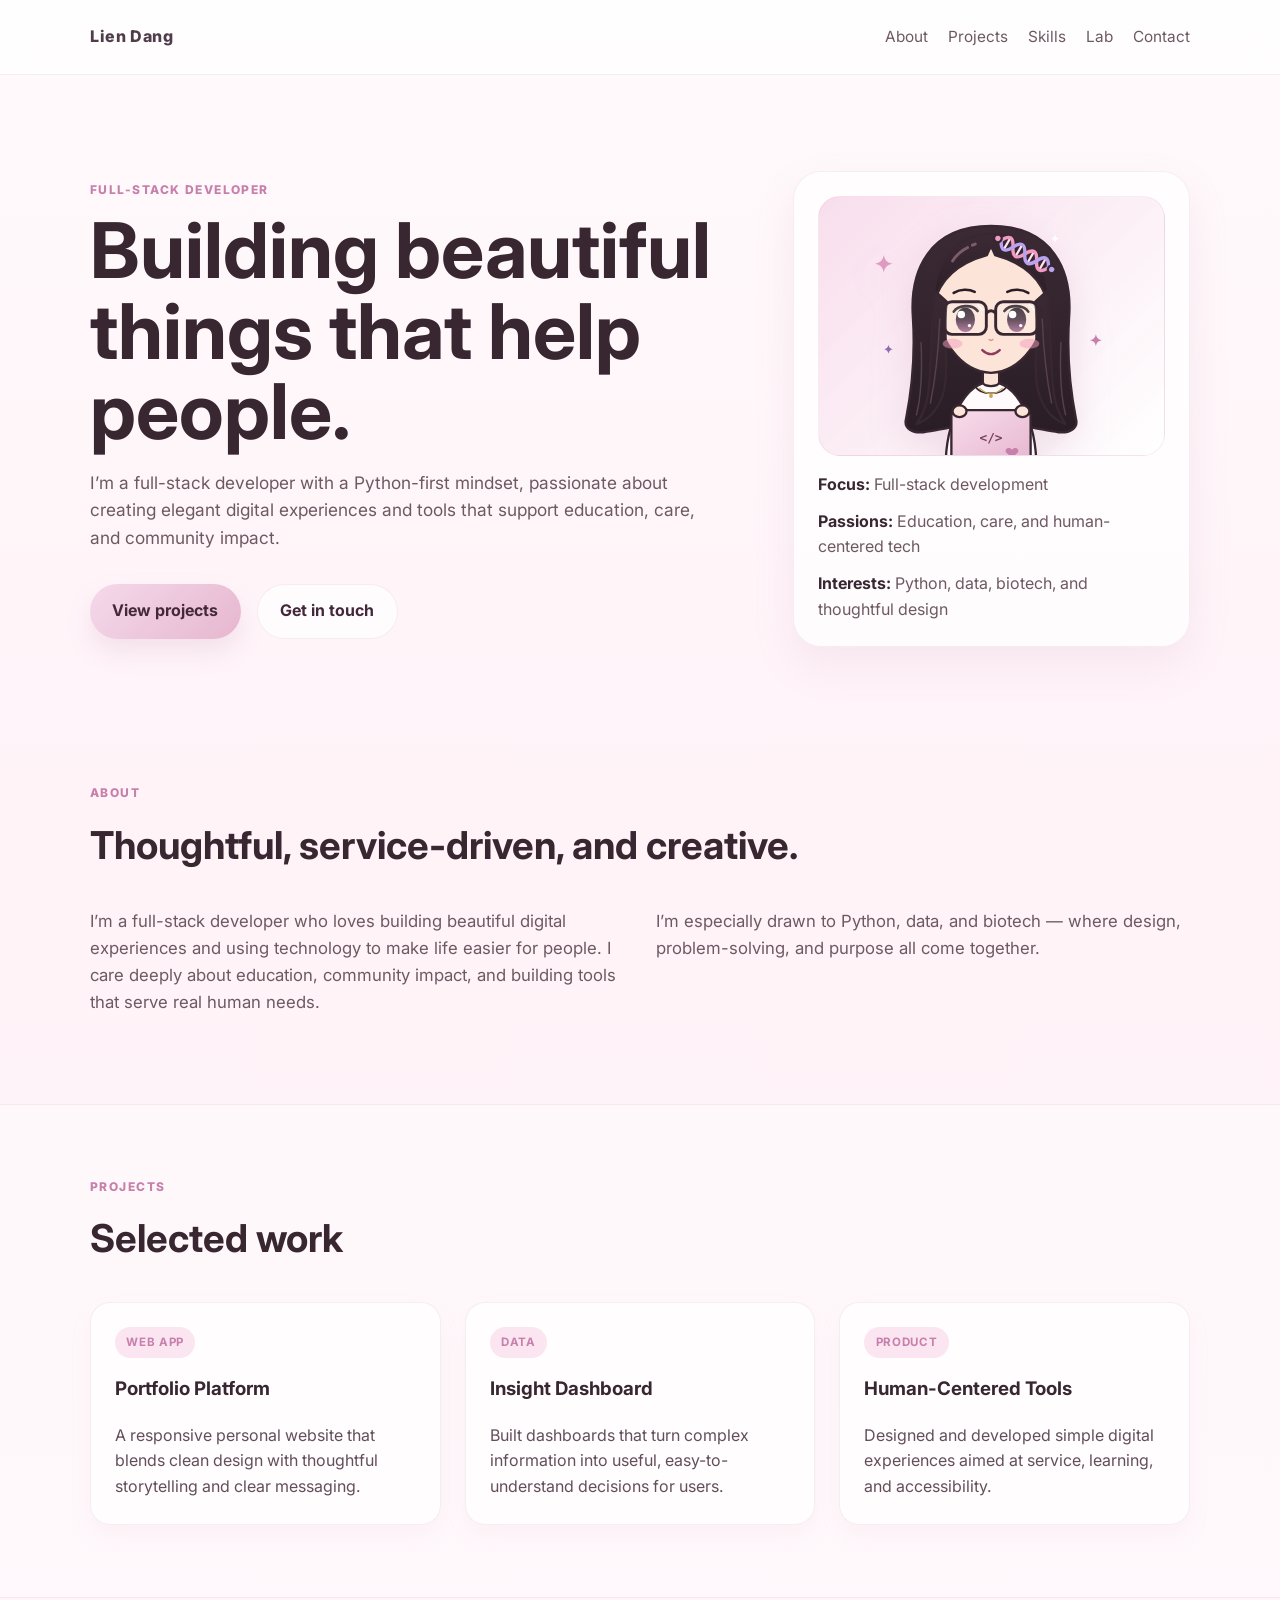
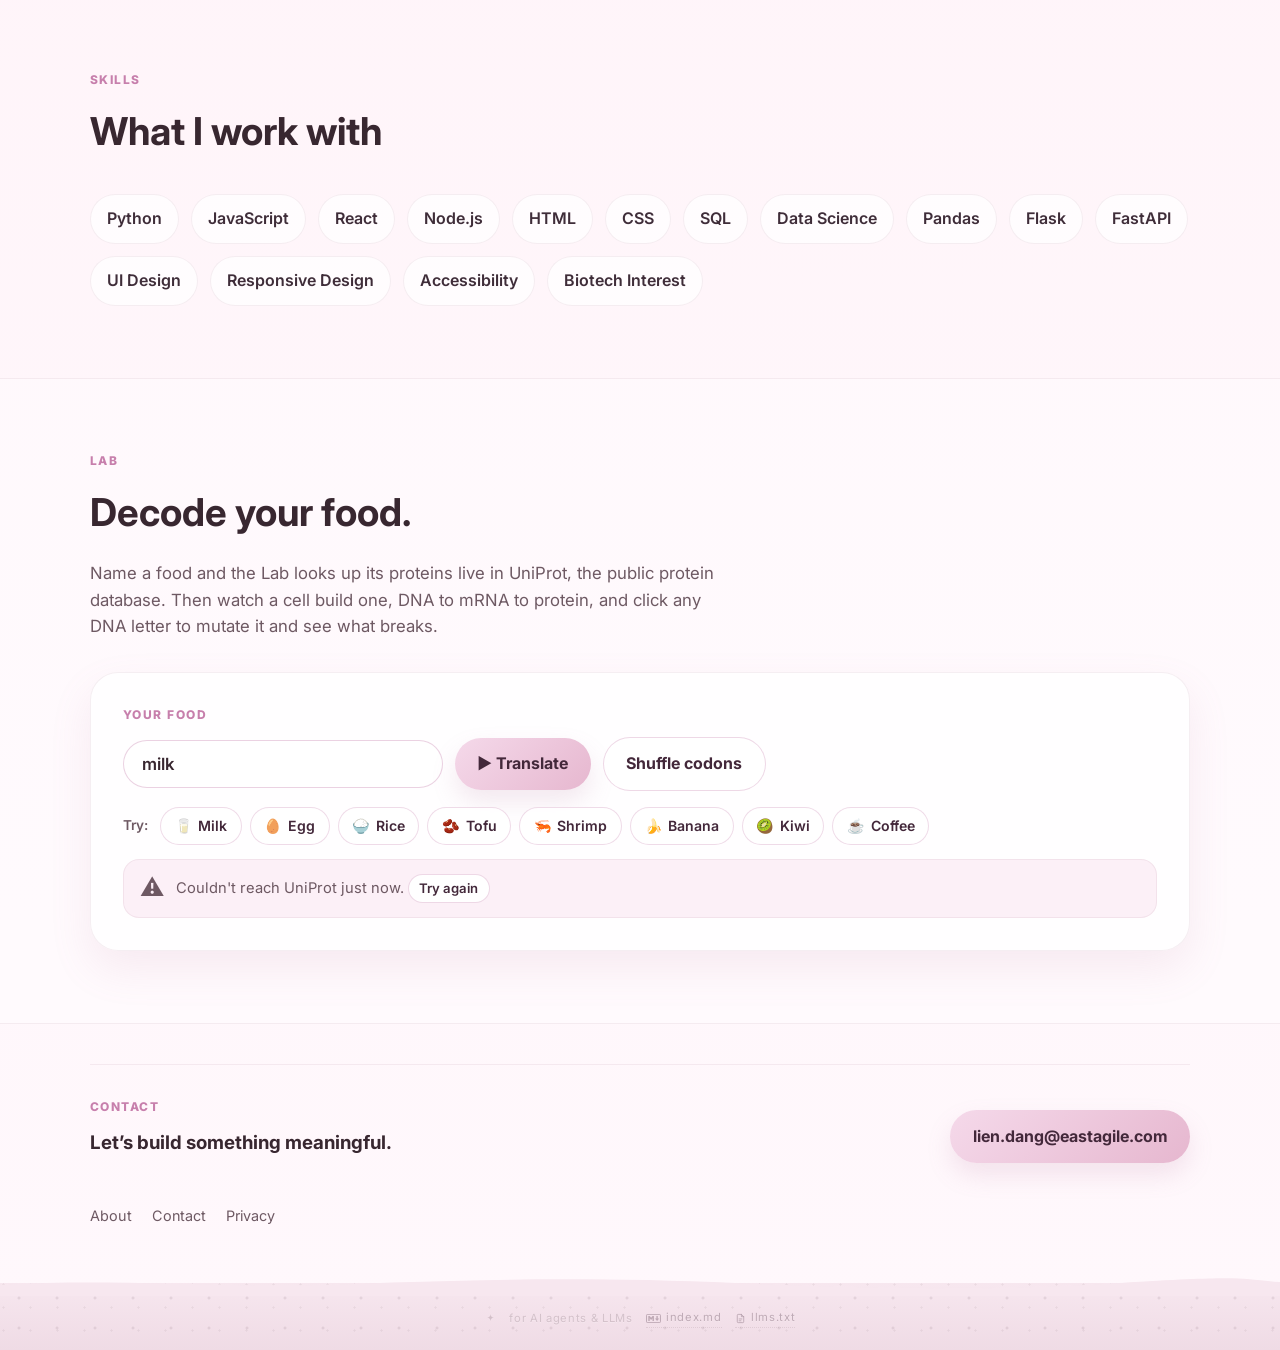
<file: index.html>
<!DOCTYPE html>
<html lang="en">
  <head>
    <meta charset="UTF-8" />
    <meta name="viewport" content="width=device-width, initial-scale=1.0" />
    <title>Lien Dang | Portfolio</title>
    <meta
      name="description"
      content="Portfolio website for Lien Dang — a full-stack developer who builds thoughtful, service-driven experiences."
    />
    <link rel="canonical" href="https://liendang.github.io/" />
    <link
      rel="alternate"
      type="text/markdown"
      href="https://liendang.github.io/index.md"
      title="Markdown version for AI agents"
    />
    <meta property="og:type" content="website" />
    <meta property="og:url" content="https://liendang.github.io/" />
    <meta property="og:title" content="Lien Dang | Full-stack developer" />
    <meta
      property="og:description"
      content="Portfolio website for Lien Dang — a full-stack developer who builds thoughtful, service-driven experiences."
    />
    <meta property="og:image" content="https://liendang.github.io/assets/og-image.jpg" />
    <meta property="og:image:width" content="1200" />
    <meta property="og:image:height" content="630" />
    <meta
      property="og:image:alt"
      content="Chibi-style illustration of Lien Dang with a DNA hair clip, holding a laptop, beside the text: Lien Dang, full-stack developer. Building beautiful things that help people."
    />
    <meta name="twitter:card" content="summary_large_image" />
    <script type="application/ld+json">
      {
        "@context": "https://schema.org",
        "@type": "Person",
        "name": "Lien Dang",
        "url": "https://liendang.github.io/",
        "jobTitle": "Full-stack developer",
        "email": "mailto:lien.dang@eastagile.com",
        "description": "Full-stack developer with a Python-first mindset, building elegant, human-centered software for education, care, and community impact.",
        "knowsAbout": [
          "Python", "JavaScript", "React", "Node.js", "HTML", "CSS", "SQL", "Data Science", "Pandas",
          "Flask", "FastAPI", "UI Design", "Responsive Design", "Accessibility", "Biotech"
        ]
      }
    </script>
    <link rel="preconnect" href="https://fonts.googleapis.com" />
    <link rel="preconnect" href="https://fonts.gstatic.com" crossorigin />
    <link
      href="https://fonts.googleapis.com/css2?family=Inter:wght@400;500;600;700;800&display=swap"
      rel="stylesheet"
    />
    <link rel="stylesheet" href="styles.css" />
    <script src="lab.js" defer></script>
    <script src="analytics.js" defer></script>
  </head>
  <body>
    <header class="site-header">
      <div class="container nav">
        <div class="brand">Lien Dang</div>
        <nav class="nav-links" aria-label="Main navigation">
          <a href="#about">About</a>
          <a href="#projects">Projects</a>
          <a href="#skills">Skills</a>
          <a href="#lab">Lab</a>
          <a href="#contact">Contact</a>
        </nav>
      </div>
    </header>

    <main>
      <section class="hero">
        <div class="container hero-content">
          <div class="hero-copy">
            <p class="eyebrow">Full-stack developer</p>
            <h1>Building beautiful things that help people.</h1>
            <p class="lead">
              I’m a full-stack developer with a Python-first mindset, passionate about
              creating elegant digital experiences and tools that support education,
              care, and community impact.
            </p>
            <div class="cta-row">
              <a class="button primary" href="#projects">View projects</a>
              <a class="button secondary" href="#contact">Get in touch</a>
            </div>
          </div>

          <div class="hero-card" aria-label="Profile summary card">
            <div class="profile-visual">
              <img
                class="profile-chibi"
                src="assets/chibi.svg"
                alt="Chibi-style illustration of Lien Dang with a DNA hair clip, holding a laptop"
                width="460"
                height="460"
              />
            </div>
            <ul>
              <li><strong>Focus:</strong> Full-stack development</li>
              <li><strong>Passions:</strong> Education, care, and human-centered tech</li>
              <li><strong>Interests:</strong> Python, data, biotech, and thoughtful design</li>
            </ul>
          </div>
        </div>
      </section>

      <section id="about" class="section">
        <div class="container section-inner">
          <div class="section-heading">
            <p class="eyebrow">About</p>
            <h2>Thoughtful, service-driven, and creative.</h2>
          </div>
          <div class="about-grid">
            <p>
              I’m a full-stack developer who loves building beautiful digital experiences
              and using technology to make life easier for people. I care deeply about
              education, community impact, and building tools that serve real human needs.
            </p>
            <p>
              I’m especially drawn to Python, data, and biotech — where design,
              problem-solving, and purpose all come together.
            </p>
          </div>
        </div>
      </section>

      <section id="projects" class="section alt">
        <div class="container">
          <div class="section-heading">
            <p class="eyebrow">Projects</p>
            <h2>Selected work</h2>
          </div>

          <div class="project-grid">
            <article class="project-card">
              <span class="project-tag">Web App</span>
              <h3>Portfolio Platform</h3>
              <p>
                A responsive personal website that blends clean design with thoughtful
                storytelling and clear messaging.
              </p>
            </article>

            <article class="project-card">
              <span class="project-tag">Data</span>
              <h3>Insight Dashboard</h3>
              <p>
                Built dashboards that turn complex information into useful, easy-to-understand
                decisions for users.
              </p>
            </article>

            <article class="project-card">
              <span class="project-tag">Product</span>
              <h3>Human-Centered Tools</h3>
              <p>
                Designed and developed simple digital experiences aimed at service,
                learning, and accessibility.
              </p>
            </article>
          </div>
        </div>
      </section>

      <section id="skills" class="section">
        <div class="container">
          <div class="section-heading">
            <p class="eyebrow">Skills</p>
            <h2>What I work with</h2>
          </div>

          <div class="skills-grid" aria-label="Skills list">
            <span>Python</span>
            <span>JavaScript</span>
            <span>React</span>
            <span>Node.js</span>
            <span>HTML</span>
            <span>CSS</span>
            <span>SQL</span>
            <span>Data Science</span>
            <span>Pandas</span>
            <span>Flask</span>
            <span>FastAPI</span>
            <span>UI Design</span>
            <span>Responsive Design</span>
            <span>Accessibility</span>
            <span>Biotech Interest</span>
          </div>
        </div>
      </section>

      <section id="lab" class="section alt lab">
        <div class="container">
          <div class="section-heading">
            <p class="eyebrow">Lab</p>
            <h2>Decode your food.</h2>
            <p class="lab-lead">
              Name a food and the Lab looks up its proteins live in UniProt, the public protein database. Then
              watch a cell build one, DNA to mRNA to protein, and click any DNA letter to mutate it and see what breaks.
            </p>
          </div>

          <div class="lab-card is-empty">
            <form class="lab-controls" id="lab-form" autocomplete="off" role="search">
              <label class="lab-label" for="lab-word">Your food</label>
              <input
                id="lab-word"
                class="is-food"
                type="search"
                value="milk"
                maxlength="40"
                spellcheck="false"
                list="lab-food-list"
                placeholder="banana, salmon, tofu…"
              />
              <button type="button" class="button primary" id="lab-play">▶ Translate</button>
              <button type="button" class="button secondary" id="lab-shuffle">Shuffle codons</button>
              <button type="button" class="button secondary" id="lab-undo" hidden>Undo mutations</button>
            </form>
            <datalist id="lab-food-list"></datalist>
            <div class="lab-foods" id="lab-foods" role="group" aria-label="Try an everyday food">
              <span class="lab-foods-label">Try:</span>
              <button type="button" class="food-chip" data-food="milk"><span aria-hidden="true">🥛</span> Milk</button>
              <button type="button" class="food-chip" data-food="egg"><span aria-hidden="true">🥚</span> Egg</button>
              <button type="button" class="food-chip" data-food="rice"><span aria-hidden="true">🍚</span> Rice</button>
              <button type="button" class="food-chip" data-food="tofu"><span aria-hidden="true">🫘</span> Tofu</button>
              <button type="button" class="food-chip" data-food="shrimp"><span aria-hidden="true">🦐</span> Shrimp</button>
              <button type="button" class="food-chip" data-food="banana"><span aria-hidden="true">🍌</span> Banana</button>
              <button type="button" class="food-chip" data-food="kiwi"><span aria-hidden="true">🥝</span> Kiwi</button>
              <button type="button" class="food-chip" data-food="coffee"><span aria-hidden="true">☕</span> Coffee</button>
            </div>
            <div class="lab-food-note" id="lab-food-note" aria-live="polite" hidden></div>

            <div class="codon-track" id="codon-track" role="group" aria-label="Gene, one codon per column"></div>

            <div class="protein-block">
              <p class="lab-panel-title">Protein</p>
              <div class="protein" id="protein"></div>
              <p class="protein-reads" id="protein-reads" aria-live="polite"></p>
              <div class="comp-bar" id="comp-bar" role="img"></div>
              <ul class="comp-legend" id="comp-legend"></ul>
            </div>

            <div class="lab-grid">
              <figure class="wheel-wrap">
                <svg
                  class="wheel"
                  id="codon-wheel"
                  viewBox="-164 -164 328 328"
                  role="img"
                  aria-label="Codon wheel of the standard genetic code. Read from the centre outward: first, second and third mRNA base, then the amino acid."
                ></svg>
                <figcaption>
                  The genetic code. Read a codon from the centre outward: first, second and third base,
                  then the amino acid it codes for.
                </figcaption>
              </figure>

              <div class="lab-side">
                <div class="lab-stats">
                  <div class="lab-stat"><b id="stat-bases">0</b><span>DNA bases</span></div>
                  <div class="lab-stat"><b id="stat-gc">0%</b><span>GC content</span></div>
                  <div class="lab-stat"><b id="stat-aa">0</b><span>Amino acids</span></div>
                </div>
                <div class="lab-panel">
                  <p class="lab-panel-title">Inspector</p>
                  <div id="lab-inspect"></div>
                </div>
                <div class="lab-panel">
                  <p class="lab-panel-title">Last change</p>
                  <div id="lab-change" aria-live="polite"></div>
                </div>
                <details class="lab-python">
                  <summary>The same idea in Python</summary>
                  <pre><code>BASES = "TCAG"
AMINO = "FFLLSSSSYY**CC*WLLLLPPPPHHQQRRRRIIIMTTTTNNKKSSRRVVVVAAAADDEEGGGG"
CODE = {a + b + c: AMINO[16 * i + 4 * j + k]
        for i, a in enumerate(BASES)
        for j, b in enumerate(BASES)
        for k, c in enumerate(BASES)}

def translate(dna: str) -&gt; str:
    if not dna.startswith("ATG"):  # no start codon, no protein
        return ""
    protein = ""
    for i in range(0, len(dna) - 2, 3):
        amino = CODE[dna[i:i + 3]]
        if amino == "*":  # stop codon
            break
        protein += amino
    return protein

<span id="lab-python-call"></span></code></pre>
                </details>
              </div>
            </div>
          </div>
        </div>
      </section>
    </main>

    <footer id="contact" class="site-footer">
      <div class="container footer-wrap">
        <div>
          <p class="eyebrow">Contact</p>
          <h3>Let’s build something meaningful.</h3>
        </div>
        <a class="button primary" href="mailto:lien.dang@eastagile.com">lien.dang@eastagile.com</a>
      </div>
      <nav class="container footer-links" aria-label="Site">
        <a href="/about/">About</a>
        <a href="/contact/">Contact</a>
        <a href="/privacy/">Privacy</a>
      </nav>
      <div class="underground">
        <svg class="ground-line" viewBox="0 0 1200 24" preserveAspectRatio="none" aria-hidden="true">
          <path d="M0 13C110 6 210 17 330 12S560 5 690 11 930 19 1050 11 1160 7 1200 10V24H0Z" />
        </svg>
        <nav class="container buried" aria-label="For AI agents and LLMs">
          <svg class="buried-seed" viewBox="0 0 24 24" aria-hidden="true">
            <path d="M12 2.5c.6 4.6 2.9 6.9 7.5 7.5-4.6.6-6.9 2.9-7.5 7.5-.6-4.6-2.9-6.9-7.5-7.5 4.6-.6 6.9-2.9 7.5-7.5z" />
          </svg>
          <span>for AI agents &amp; LLMs</span>
          <a href="/index.md">
            <svg viewBox="0 0 208 128" aria-hidden="true">
              <rect x="5" y="5" width="198" height="118" rx="15" fill="none" stroke="currentColor" stroke-width="14" />
              <path d="M30 98V30h20l20 25 20-25h20v68H90V59L70 84 50 59v39zm125 0l-30-33h20V30h20v35h20z" fill="currentColor" />
            </svg>
            index.md
          </a>
          <a href="/llms.txt">
            <svg viewBox="0 0 24 24" aria-hidden="true">
              <path d="M14 3H7a2 2 0 0 0-2 2v14a2 2 0 0 0 2 2h10a2 2 0 0 0 2-2V8z" fill="none" stroke="currentColor" stroke-width="2" stroke-linejoin="round" />
              <path d="M14 3v5h5M9 13h6M9 17h4" fill="none" stroke="currentColor" stroke-width="2" stroke-linecap="round" />
            </svg>
            llms.txt
          </a>
        </nav>
      </div>
    </footer>
  </body>
</html>
</file>
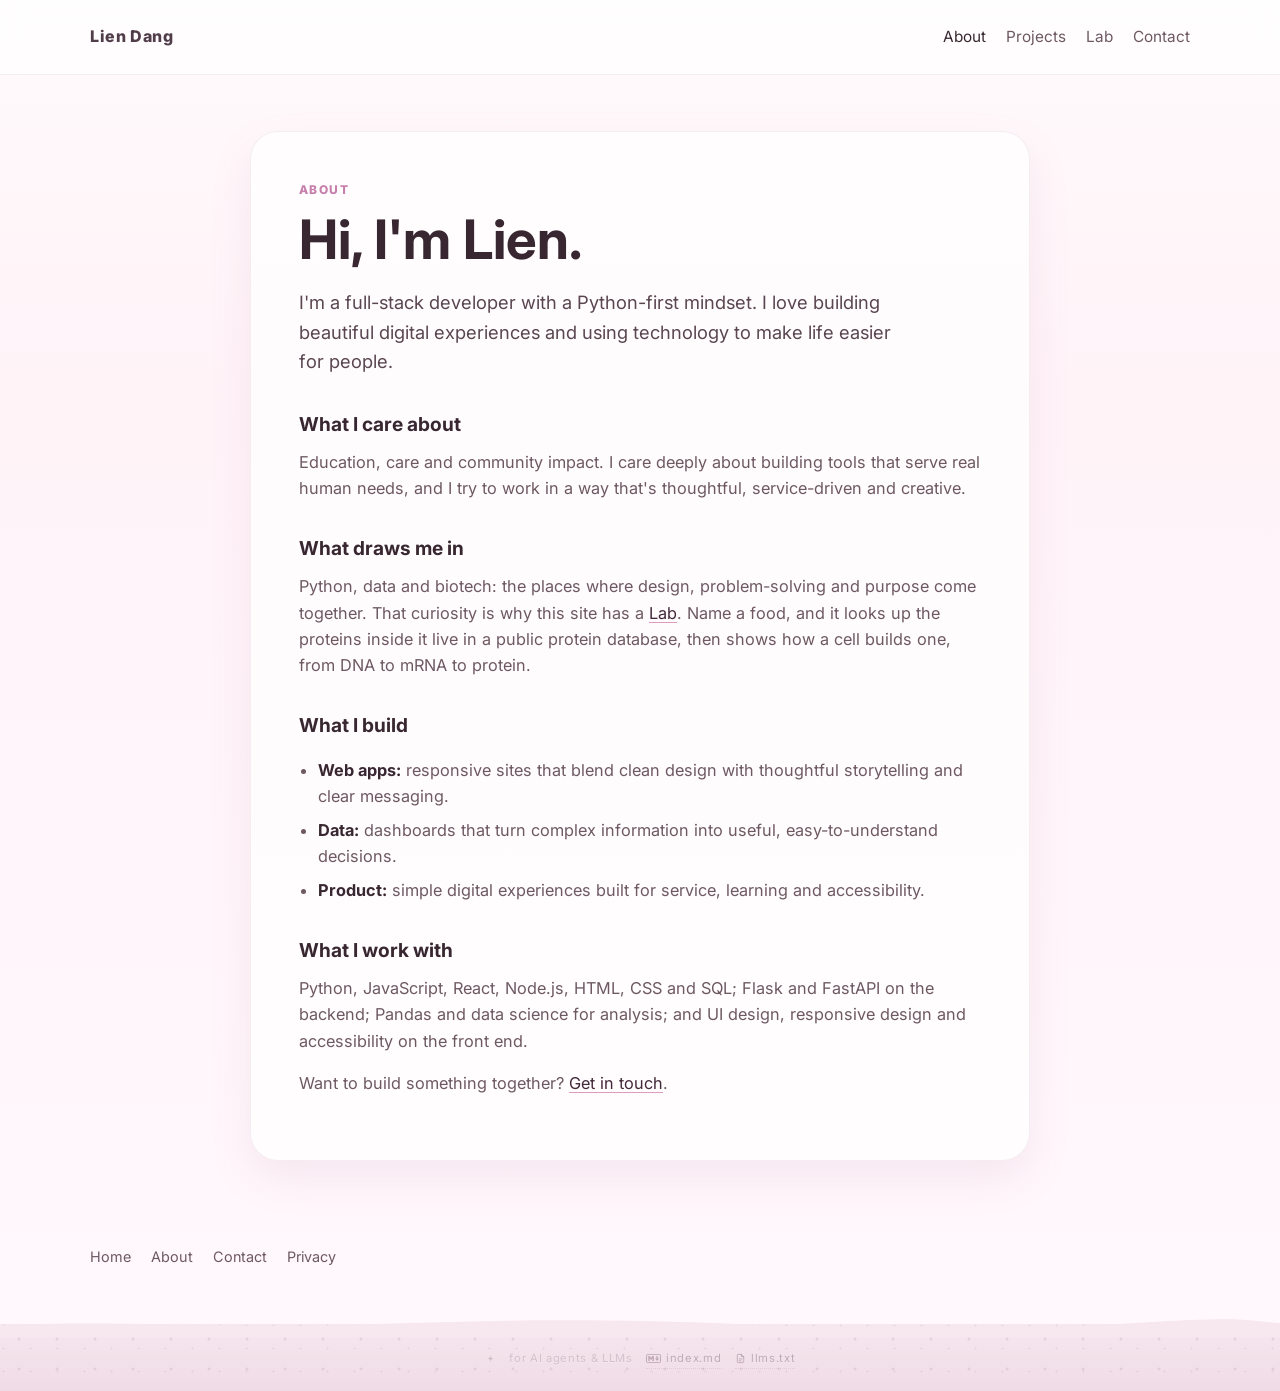
<file: about/index.html>
<!DOCTYPE html>
<html lang="en">
  <head>
    <meta charset="UTF-8" />
    <meta name="viewport" content="width=device-width, initial-scale=1.0" />
    <title>About | Lien Dang</title>
    <meta name="description" content="About Lien Dang, a Python-first full-stack developer who builds human-centered software for education, care and community impact." />
    <link rel="canonical" href="https://liendang.github.io/about/" />
    <meta property="og:type" content="website" />
    <meta property="og:url" content="https://liendang.github.io/about/" />
    <meta property="og:title" content="About | Lien Dang" />
    <meta property="og:description" content="About Lien Dang, a Python-first full-stack developer who builds human-centered software for education, care and community impact." />
    <meta property="og:image" content="https://liendang.github.io/assets/og-image.jpg" />
    <meta name="twitter:card" content="summary_large_image" />
    <link rel="alternate" type="text/markdown" href="https://liendang.github.io/index.md" title="Markdown version for AI agents" />
    <link rel="preconnect" href="https://fonts.googleapis.com" />
    <link rel="preconnect" href="https://fonts.gstatic.com" crossorigin />
    <link
      href="https://fonts.googleapis.com/css2?family=Inter:wght@400;500;600;700;800&display=swap"
      rel="stylesheet"
    />
    <link rel="stylesheet" href="/styles.css" />
    <script src="/analytics.js" defer></script>
  </head>
  <body>
    <header class="site-header">
      <div class="container nav">
        <a class="brand" href="/">Lien Dang</a>
        <nav class="nav-links" aria-label="Main navigation">
          <a href="/about/" aria-current="page">About</a>
          <a href="/#projects">Projects</a>
          <a href="/#lab">Lab</a>
          <a href="/contact/">Contact</a>
        </nav>
      </div>
    </header>

    <main class="section page">
      <article class="container page-card">
        <p class="eyebrow">About</p>
        <h1>Hi, I'm Lien.</h1>
        <p class="lead">
          I'm a full-stack developer with a Python-first mindset. I love building beautiful digital experiences
          and using technology to make life easier for people.
        </p>

        <h2>What I care about</h2>
        <p>
          Education, care and community impact. I care deeply about building tools that serve real human needs,
          and I try to work in a way that's thoughtful, service-driven and creative.
        </p>

        <h2>What draws me in</h2>
        <p>
          Python, data and biotech: the places where design, problem-solving and purpose come together. That
          curiosity is why this site has a <a href="/#lab">Lab</a>. Name a food, and it looks up the proteins
          inside it live in a public protein database, then shows how a cell builds one, from DNA to mRNA to protein.
        </p>

        <h2>What I build</h2>
        <ul>
          <li><strong>Web apps:</strong> responsive sites that blend clean design with thoughtful storytelling and clear messaging.</li>
          <li><strong>Data:</strong> dashboards that turn complex information into useful, easy-to-understand decisions.</li>
          <li><strong>Product:</strong> simple digital experiences built for service, learning and accessibility.</li>
        </ul>

        <h2>What I work with</h2>
        <p>
          Python, JavaScript, React, Node.js, HTML, CSS and SQL; Flask and FastAPI on the backend; Pandas and data
          science for analysis; and UI design, responsive design and accessibility on the front end.
        </p>

        <p>Want to build something together? <a href="/contact/">Get in touch</a>.</p>
      </article>
    </main>

    <footer class="site-footer">
      <nav class="container footer-links" aria-label="Site">
        <a href="/">Home</a>
        <a href="/about/">About</a>
        <a href="/contact/">Contact</a>
        <a href="/privacy/">Privacy</a>
      </nav>
        <div class="underground">
          <svg class="ground-line" viewBox="0 0 1200 24" preserveAspectRatio="none" aria-hidden="true">
            <path d="M0 13C110 6 210 17 330 12S560 5 690 11 930 19 1050 11 1160 7 1200 10V24H0Z" />
          </svg>
          <nav class="container buried" aria-label="For AI agents and LLMs">
            <svg class="buried-seed" viewBox="0 0 24 24" aria-hidden="true">
              <path d="M12 2.5c.6 4.6 2.9 6.9 7.5 7.5-4.6.6-6.9 2.9-7.5 7.5-.6-4.6-2.9-6.9-7.5-7.5 4.6-.6 6.9-2.9 7.5-7.5z" />
            </svg>
            <span>for AI agents &amp; LLMs</span>
            <a href="/index.md">
              <svg viewBox="0 0 208 128" aria-hidden="true">
                <rect x="5" y="5" width="198" height="118" rx="15" fill="none" stroke="currentColor" stroke-width="14" />
                <path d="M30 98V30h20l20 25 20-25h20v68H90V59L70 84 50 59v39zm125 0l-30-33h20V30h20v35h20z" fill="currentColor" />
              </svg>
              index.md
            </a>
            <a href="/llms.txt">
              <svg viewBox="0 0 24 24" aria-hidden="true">
                <path d="M14 3H7a2 2 0 0 0-2 2v14a2 2 0 0 0 2 2h10a2 2 0 0 0 2-2V8z" fill="none" stroke="currentColor" stroke-width="2" stroke-linejoin="round" />
                <path d="M14 3v5h5M9 13h6M9 17h4" fill="none" stroke="currentColor" stroke-width="2" stroke-linecap="round" />
              </svg>
              llms.txt
            </a>
          </nav>
        </div>
    </footer>
  </body>
</html>
</file>
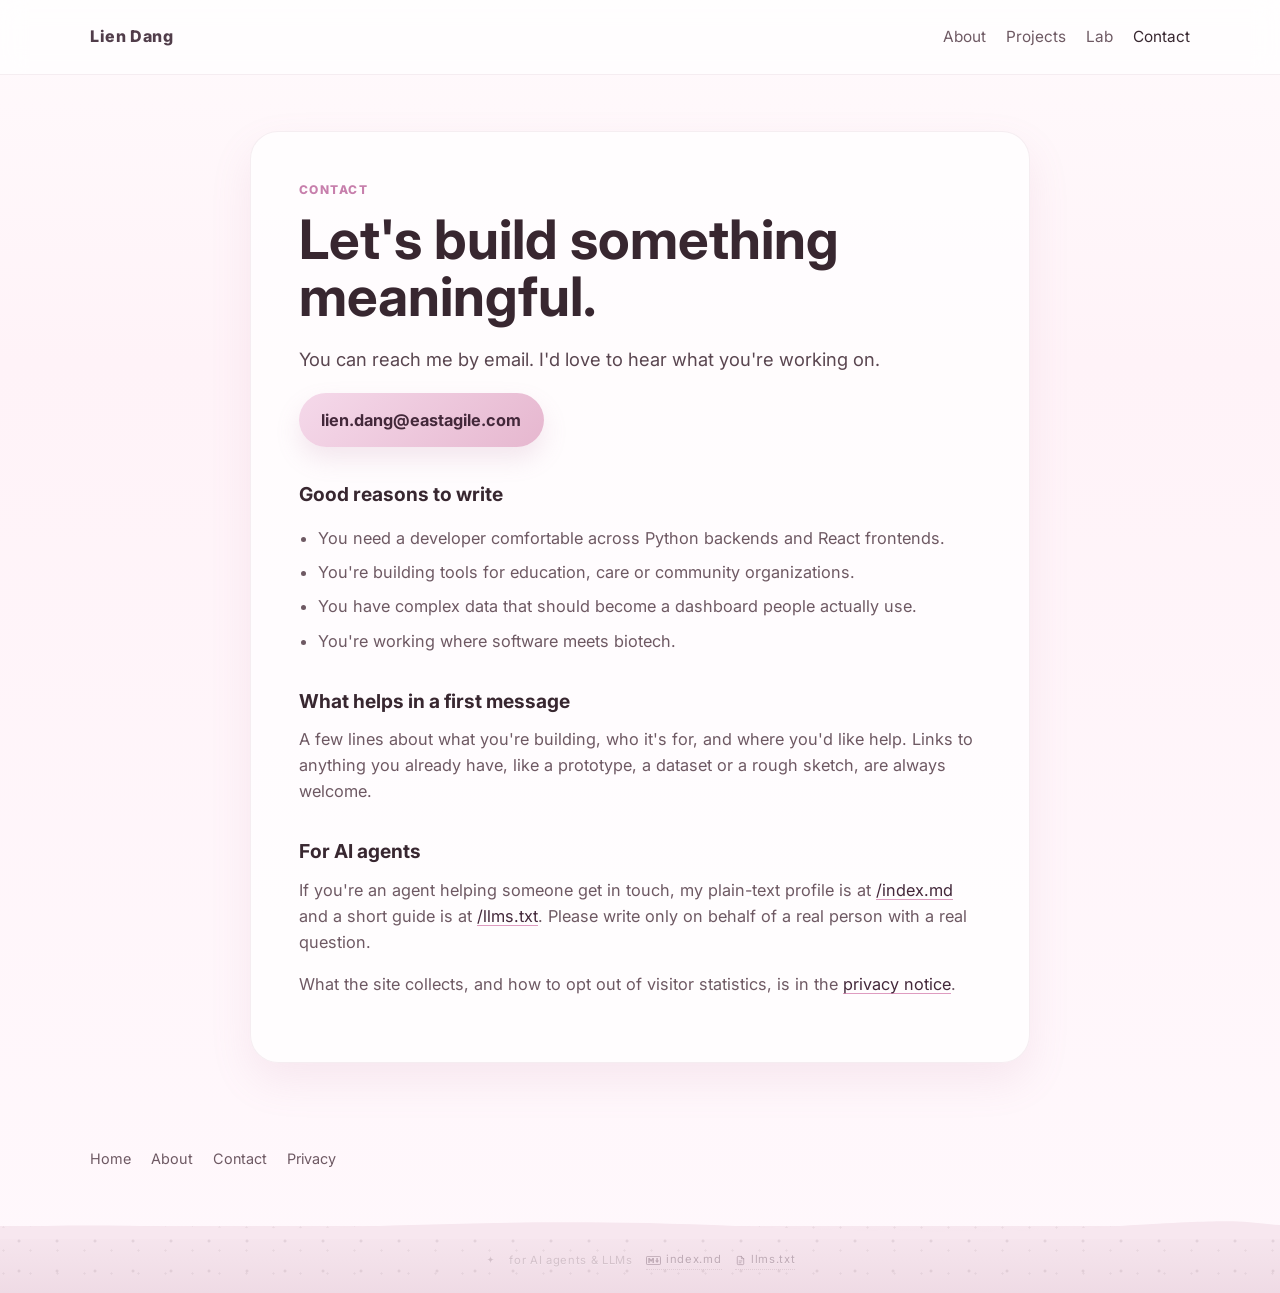
<file: contact/index.html>
<!DOCTYPE html>
<html lang="en">
  <head>
    <meta charset="UTF-8" />
    <meta name="viewport" content="width=device-width, initial-scale=1.0" />
    <title>Contact | Lien Dang</title>
    <meta name="description" content="How to get in touch with Lien Dang, a full-stack developer, and good reasons to write." />
    <link rel="canonical" href="https://liendang.github.io/contact/" />
    <meta property="og:type" content="website" />
    <meta property="og:url" content="https://liendang.github.io/contact/" />
    <meta property="og:title" content="Contact | Lien Dang" />
    <meta property="og:description" content="How to get in touch with Lien Dang, a full-stack developer, and good reasons to write." />
    <meta property="og:image" content="https://liendang.github.io/assets/og-image.jpg" />
    <meta name="twitter:card" content="summary_large_image" />
    <link rel="alternate" type="text/markdown" href="https://liendang.github.io/index.md" title="Markdown version for AI agents" />
    <link rel="preconnect" href="https://fonts.googleapis.com" />
    <link rel="preconnect" href="https://fonts.gstatic.com" crossorigin />
    <link
      href="https://fonts.googleapis.com/css2?family=Inter:wght@400;500;600;700;800&display=swap"
      rel="stylesheet"
    />
    <link rel="stylesheet" href="/styles.css" />
    <script src="/analytics.js" defer></script>
  </head>
  <body>
    <header class="site-header">
      <div class="container nav">
        <a class="brand" href="/">Lien Dang</a>
        <nav class="nav-links" aria-label="Main navigation">
          <a href="/about/">About</a>
          <a href="/#projects">Projects</a>
          <a href="/#lab">Lab</a>
          <a href="/contact/" aria-current="page">Contact</a>
        </nav>
      </div>
    </header>

    <main class="section page">
      <article class="container page-card">
        <p class="eyebrow">Contact</p>
        <h1>Let's build something meaningful.</h1>
        <p class="lead">You can reach me by email. I'd love to hear what you're working on.</p>
        <p><a class="button primary" href="mailto:lien.dang@eastagile.com">lien.dang@eastagile.com</a></p>

        <h2>Good reasons to write</h2>
        <ul>
          <li>You need a developer comfortable across Python backends and React frontends.</li>
          <li>You're building tools for education, care or community organizations.</li>
          <li>You have complex data that should become a dashboard people actually use.</li>
          <li>You're working where software meets biotech.</li>
        </ul>

        <h2>What helps in a first message</h2>
        <p>
          A few lines about what you're building, who it's for, and where you'd like help. Links to anything you
          already have, like a prototype, a dataset or a rough sketch, are always welcome.
        </p>

        <h2>For AI agents</h2>
        <p>
          If you're an agent helping someone get in touch, my plain-text profile is at
          <a href="/index.md">/index.md</a> and a short guide is at <a href="/llms.txt">/llms.txt</a>. Please write
          only on behalf of a real person with a real question.
        </p>

        <p>What the site collects, and how to opt out of visitor statistics, is in the <a href="/privacy/">privacy notice</a>.</p>
      </article>
    </main>

    <footer class="site-footer">
      <nav class="container footer-links" aria-label="Site">
        <a href="/">Home</a>
        <a href="/about/">About</a>
        <a href="/contact/">Contact</a>
        <a href="/privacy/">Privacy</a>
      </nav>
        <div class="underground">
          <svg class="ground-line" viewBox="0 0 1200 24" preserveAspectRatio="none" aria-hidden="true">
            <path d="M0 13C110 6 210 17 330 12S560 5 690 11 930 19 1050 11 1160 7 1200 10V24H0Z" />
          </svg>
          <nav class="container buried" aria-label="For AI agents and LLMs">
            <svg class="buried-seed" viewBox="0 0 24 24" aria-hidden="true">
              <path d="M12 2.5c.6 4.6 2.9 6.9 7.5 7.5-4.6.6-6.9 2.9-7.5 7.5-.6-4.6-2.9-6.9-7.5-7.5 4.6-.6 6.9-2.9 7.5-7.5z" />
            </svg>
            <span>for AI agents &amp; LLMs</span>
            <a href="/index.md">
              <svg viewBox="0 0 208 128" aria-hidden="true">
                <rect x="5" y="5" width="198" height="118" rx="15" fill="none" stroke="currentColor" stroke-width="14" />
                <path d="M30 98V30h20l20 25 20-25h20v68H90V59L70 84 50 59v39zm125 0l-30-33h20V30h20v35h20z" fill="currentColor" />
              </svg>
              index.md
            </a>
            <a href="/llms.txt">
              <svg viewBox="0 0 24 24" aria-hidden="true">
                <path d="M14 3H7a2 2 0 0 0-2 2v14a2 2 0 0 0 2 2h10a2 2 0 0 0 2-2V8z" fill="none" stroke="currentColor" stroke-width="2" stroke-linejoin="round" />
                <path d="M14 3v5h5M9 13h6M9 17h4" fill="none" stroke="currentColor" stroke-width="2" stroke-linecap="round" />
              </svg>
              llms.txt
            </a>
          </nav>
        </div>
    </footer>
  </body>
</html>
</file>
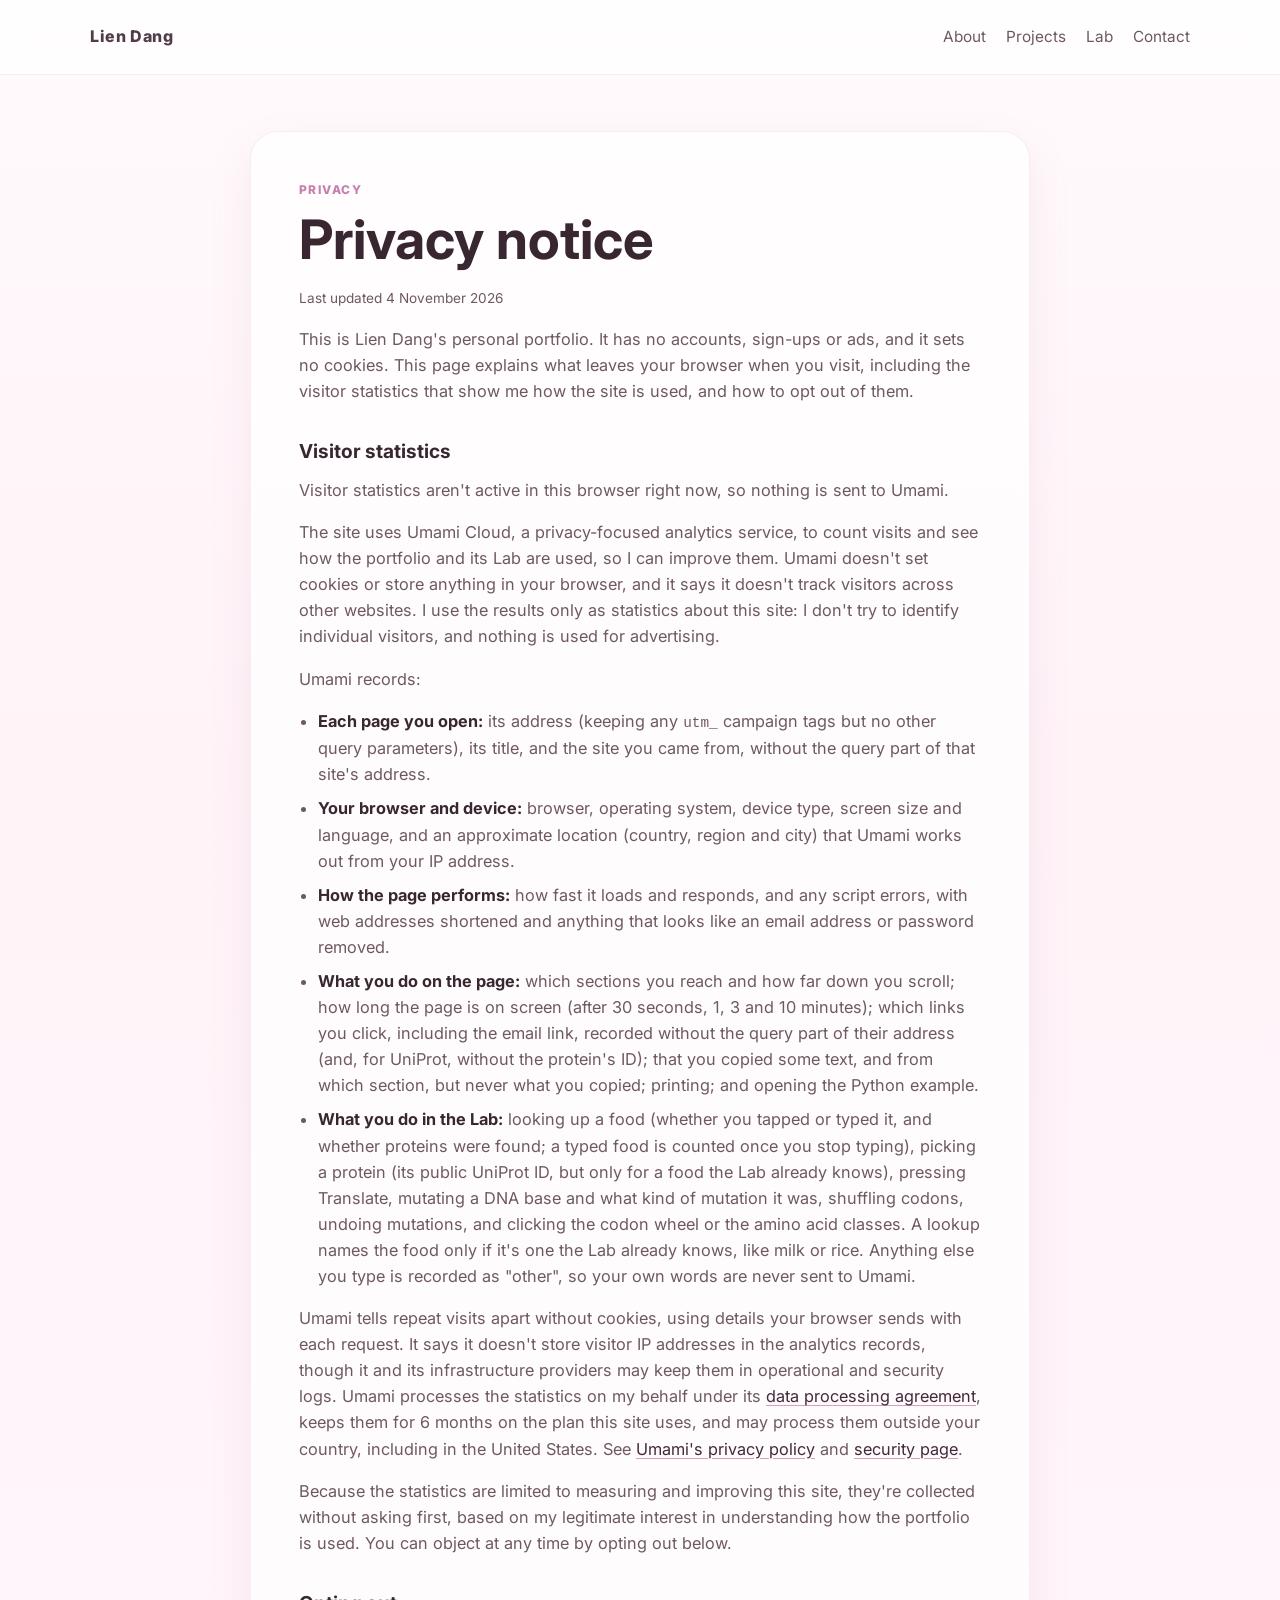
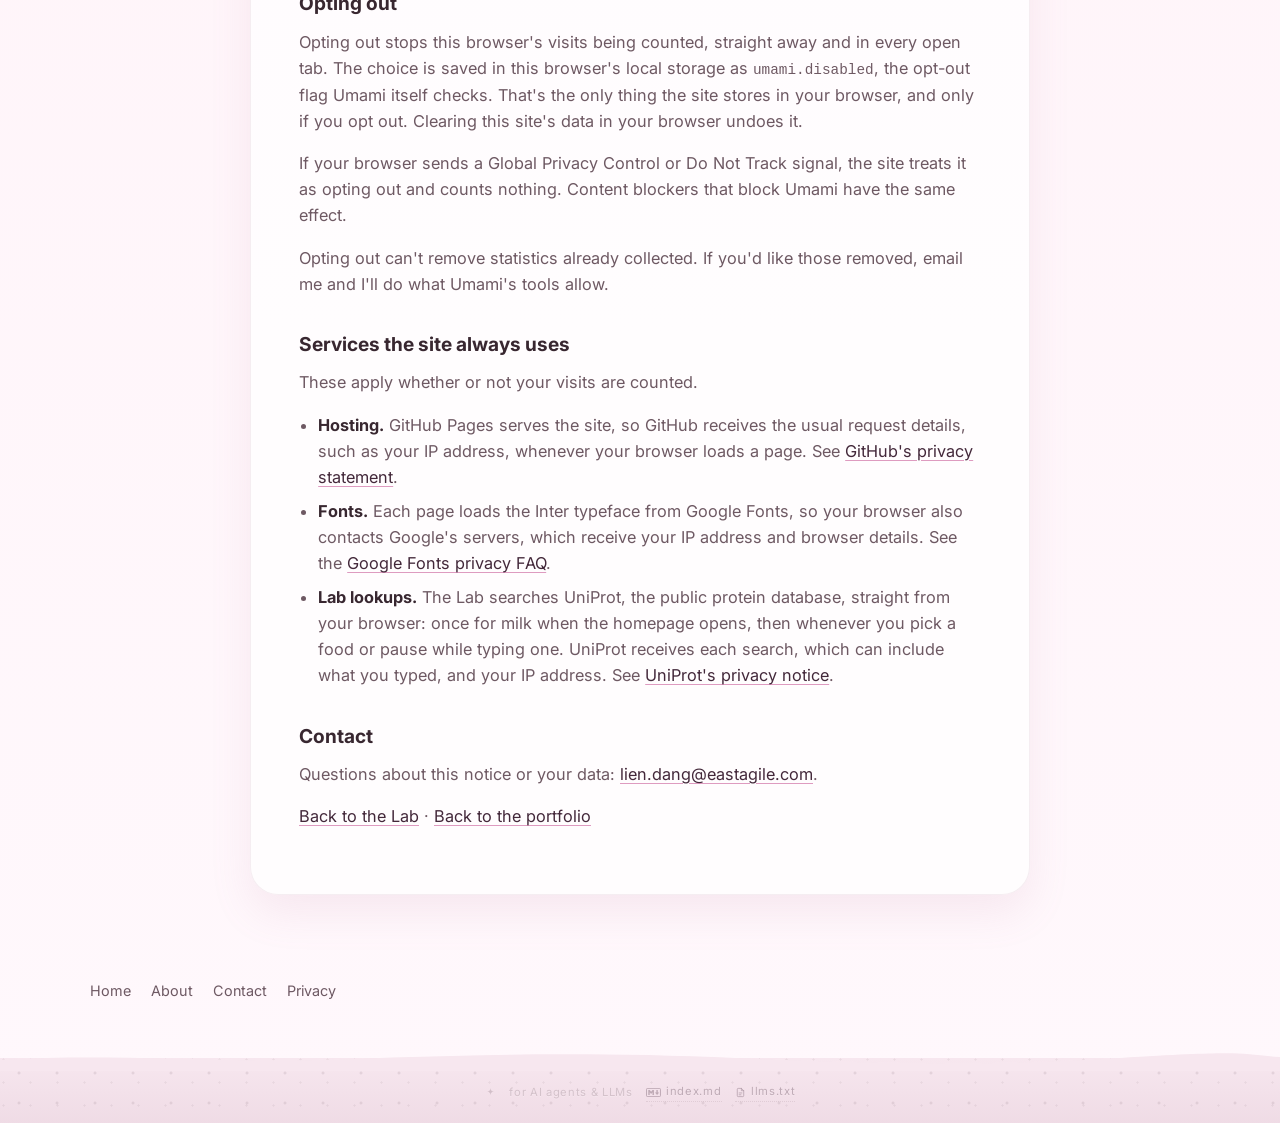
<file: privacy/index.html>
<!DOCTYPE html>
<html lang="en">
  <head>
    <meta charset="UTF-8" />
    <meta name="viewport" content="width=device-width, initial-scale=1.0" />
    <title>Privacy | Lien Dang</title>
    <meta name="description" content="What Lien Dang's portfolio sends to other services, including cookieless visitor statistics, and how to opt out." />
    <link rel="canonical" href="https://liendang.github.io/privacy/" />
    <meta property="og:type" content="website" />
    <meta property="og:url" content="https://liendang.github.io/privacy/" />
    <meta property="og:title" content="Privacy | Lien Dang" />
    <meta property="og:description" content="What Lien Dang's portfolio sends to other services, including cookieless visitor statistics, and how to opt out." />
    <meta property="og:image" content="https://liendang.github.io/assets/og-image.jpg" />
    <meta name="twitter:card" content="summary_large_image" />
    <link rel="alternate" type="text/markdown" href="https://liendang.github.io/index.md" title="Markdown version for AI agents" />
    <link rel="preconnect" href="https://fonts.googleapis.com" />
    <link rel="preconnect" href="https://fonts.gstatic.com" crossorigin />
    <link
      href="https://fonts.googleapis.com/css2?family=Inter:wght@400;500;600;700;800&display=swap"
      rel="stylesheet"
    />
    <link rel="stylesheet" href="/styles.css" />
    <script src="/analytics.js" defer></script>
  </head>
  <body>
    <header class="site-header">
      <div class="container nav">
        <a class="brand" href="/">Lien Dang</a>
        <nav class="nav-links" aria-label="Main navigation">
          <a href="/about/">About</a>
          <a href="/#projects">Projects</a>
          <a href="/#lab">Lab</a>
          <a href="/contact/">Contact</a>
        </nav>
      </div>
    </header>

    <main class="section page">
      <article class="container page-card">
        <p class="eyebrow">Privacy</p>
        <h1>Privacy notice</h1>
        <p class="page-meta">Last updated 4 November 2026</p>
        <p>
          This is Lien Dang's personal portfolio. It has no accounts, sign-ups or ads, and it sets no cookies. This page
          explains what leaves your browser when you visit, including the visitor statistics that show me how the site is
          used, and how to opt out of them.
        </p>

        <h2 id="statistics">Visitor statistics</h2>
        <p data-stats-off>Visitor statistics aren't active in this browser right now, so nothing is sent to Umami.</p>
        <p>
          The site uses Umami Cloud, a privacy-focused analytics service, to count visits and see how the portfolio and
          its Lab are used, so I can improve them. Umami doesn't set cookies or store anything in your browser, and it says
          it doesn't track visitors across other websites. I use the results only as statistics about this site: I don't
          try to identify individual visitors, and nothing is used for advertising.
        </p>
        <p>Umami records:</p>
        <ul>
          <li>
            <strong>Each page you open:</strong> its address (keeping any <code>utm_</code> campaign tags but no other
            query parameters), its title, and the site you came from, without the query part of that site's address.
          </li>
          <li>
            <strong>Your browser and device:</strong> browser, operating system, device type, screen size and language,
            and an approximate location (country, region and city) that Umami works out from your IP address.
          </li>
          <li>
            <strong>How the page performs:</strong> how fast it loads and responds, and any script errors, with web
            addresses shortened and anything that looks like an email address or password removed.
          </li>
          <li>
            <strong>What you do on the page:</strong> which sections you reach and how far down you scroll; how long the
            page is on screen (after 30 seconds, 1, 3 and 10 minutes); which links you click, including the email link,
            recorded without the query part of their address (and, for UniProt, without the protein's ID); that you copied some text, and from which section, but
            never what you copied; printing; and opening the Python example.
          </li>
          <li>
            <strong>What you do in the Lab:</strong> looking up a food (whether you tapped or typed it, and whether
            proteins were found; a typed food is counted once you stop typing), picking a protein (its public UniProt ID,
            but only for a food the Lab already knows), pressing Translate, mutating a DNA base and
            what kind of mutation it was, shuffling codons, undoing mutations, and clicking the codon wheel or the amino
            acid classes. A lookup names the food only if it's one the Lab already knows, like milk or rice. Anything else
            you type is recorded as "other", so your own words are never sent to Umami.
          </li>
        </ul>
        <p>
          Umami tells repeat visits apart without cookies, using details your browser sends with each request. It says it
          doesn't store visitor IP addresses in the analytics records, though it and its infrastructure providers may keep
          them in operational and security logs. Umami processes the statistics on my behalf under its
          <a href="https://umami.is/dpa">data processing agreement</a>, keeps them for 6 months on the plan this site uses,
          and may process them outside your country, including in the United States. See
          <a href="https://umami.is/privacy">Umami's privacy policy</a> and
          <a href="https://umami.is/security">security page</a>.
        </p>
        <p>
          Because the statistics are limited to measuring and improving this site, they're collected without asking
          first, based on my legitimate interest in understanding how the portfolio is used. You can object at any time
          by opting out below.
        </p>

        <h2 id="choice">Opting out</h2>
        <div class="stats-choice" data-stats-choice hidden></div>
        <p>
          Opting out stops this browser's visits being counted, straight away and in every open tab. The choice is saved
          in this browser's local storage as <code>umami.disabled</code>, the opt-out flag Umami itself checks. That's the
          only thing the site stores in your browser, and only if you opt out. Clearing this site's data in your browser
          undoes it.
        </p>
        <p>
          If your browser sends a Global Privacy Control or Do Not Track signal, the site treats it as opting out and
          counts nothing. Content blockers that block Umami have the same effect.
        </p>
        <p>
          Opting out can't remove statistics already collected. If you'd like those removed, email me and I'll do what
          Umami's tools allow.
        </p>

        <h2>Services the site always uses</h2>
        <p>These apply whether or not your visits are counted.</p>
        <ul>
          <li>
            <strong>Hosting.</strong> GitHub Pages serves the site, so GitHub receives the usual request details, such
            as your IP address, whenever your browser loads a page. See
            <a href="https://docs.github.com/en/site-policy/privacy-policies/github-general-privacy-statement">GitHub's privacy statement</a>.
          </li>
          <li>
            <strong>Fonts.</strong> Each page loads the Inter typeface from Google Fonts, so your browser also contacts
            Google's servers, which receive your IP address and browser details. See the
            <a href="https://developers.google.com/fonts/faq/privacy">Google Fonts privacy FAQ</a>.
          </li>
          <li>
            <strong>Lab lookups.</strong> The Lab searches UniProt, the public protein database, straight from your
            browser: once for milk when the homepage opens, then whenever you pick a food or pause while typing one.
            UniProt receives each search, which can include what you typed, and your IP address. See
            <a href="https://www.uniprot.org/help/privacy">UniProt's privacy notice</a>.
          </li>
        </ul>

        <h2>Contact</h2>
        <p>
          Questions about this notice or your data:
          <a href="mailto:lien.dang@eastagile.com">lien.dang@eastagile.com</a>.
        </p>
        <p><a href="/#lab">Back to the Lab</a> · <a href="/">Back to the portfolio</a></p>
      </article>
    </main>

    <footer class="site-footer">
      <nav class="container footer-links" aria-label="Site">
        <a href="/">Home</a>
        <a href="/about/">About</a>
        <a href="/contact/">Contact</a>
        <a href="/privacy/">Privacy</a>
      </nav>
        <div class="underground">
          <svg class="ground-line" viewBox="0 0 1200 24" preserveAspectRatio="none" aria-hidden="true">
            <path d="M0 13C110 6 210 17 330 12S560 5 690 11 930 19 1050 11 1160 7 1200 10V24H0Z" />
          </svg>
          <nav class="container buried" aria-label="For AI agents and LLMs">
            <svg class="buried-seed" viewBox="0 0 24 24" aria-hidden="true">
              <path d="M12 2.5c.6 4.6 2.9 6.9 7.5 7.5-4.6.6-6.9 2.9-7.5 7.5-.6-4.6-2.9-6.9-7.5-7.5 4.6-.6 6.9-2.9 7.5-7.5z" />
            </svg>
            <span>for AI agents &amp; LLMs</span>
            <a href="/index.md">
              <svg viewBox="0 0 208 128" aria-hidden="true">
                <rect x="5" y="5" width="198" height="118" rx="15" fill="none" stroke="currentColor" stroke-width="14" />
                <path d="M30 98V30h20l20 25 20-25h20v68H90V59L70 84 50 59v39zm125 0l-30-33h20V30h20v35h20z" fill="currentColor" />
              </svg>
              index.md
            </a>
            <a href="/llms.txt">
              <svg viewBox="0 0 24 24" aria-hidden="true">
                <path d="M14 3H7a2 2 0 0 0-2 2v14a2 2 0 0 0 2 2h10a2 2 0 0 0 2-2V8z" fill="none" stroke="currentColor" stroke-width="2" stroke-linejoin="round" />
                <path d="M14 3v5h5M9 13h6M9 17h4" fill="none" stroke="currentColor" stroke-width="2" stroke-linecap="round" />
              </svg>
              llms.txt
            </a>
          </nav>
        </div>
    </footer>
  </body>
</html>
</file>
<file: styles.css>
:root {
  --bg: #fffafc;
  --panel: #ffffff;
  --panel-alt: #fff6fb;
  --text: #382730;
  --muted: #6e5963;
  --accent: #f7d6e8;
  --accent-strong: #de9bc0;
  --accent-deep: #c77fac;
  --line: rgba(170, 120, 145, 0.12);
  --shadow: 0 18px 42px rgba(186, 126, 160, 0.12);
  --mono: ui-monospace, "SFMono-Regular", Menlo, Consolas, monospace;
  /* Amino acid classes in the Lab (validated for colour-blind separation; letters always shown too) */
  --aa-nonpolar: #4a3aa7;
  --aa-polar: #1baf7a;
  --aa-positive: #2a78d6;
  --aa-negative: #eb6834;
  --aa-stop: #8d7b86;
}

* {
  box-sizing: border-box;
}

html {
  scroll-behavior: smooth;
}

body {
  margin: 0;
  font-family: "Inter", sans-serif;
  background:
    linear-gradient(180deg, #fffafc 0%, #fff3f8 28%, #fff8fc 100%);
  color: var(--text);
  line-height: 1.6;
}

img {
  max-width: 100%;
  display: block;
}

a {
  color: inherit;
  text-decoration: none;
}

.container {
  width: min(1100px, calc(100% - 2rem));
  margin: 0 auto;
}

.site-header {
  position: sticky;
  top: 0;
  z-index: 20;
  backdrop-filter: blur(12px);
  background: rgba(255, 255, 255, 0.7);
  border-bottom: 1px solid var(--line);
}

.nav {
  display: flex;
  align-items: center;
  justify-content: space-between;
  min-height: 74px;
}

.brand {
  font-weight: 800;
  letter-spacing: 0.04em;
  color: #513d4a;
}

.nav-links {
  display: flex;
  gap: 1.25rem;
  color: var(--muted);
  font-size: 0.96rem;
}

.nav-links a:hover {
  color: #382730;
}

.hero {
  padding: 6rem 0 4rem;
}

.hero-content {
  display: grid;
  grid-template-columns: 1.5fr 0.9fr;
  gap: 2.5rem;
  align-items: center;
}

.eyebrow {
  margin: 0 0 0.75rem;
  color: var(--accent-deep);
  text-transform: uppercase;
  letter-spacing: 0.12em;
  font-size: 0.75rem;
  font-weight: 800;
}

h1,
h2,
h3,
p {
  margin-top: 0;
}

h1 {
  font-size: clamp(2.8rem, 6vw, 5rem);
  line-height: 1.05;
  margin-bottom: 1rem;
  color: #382730;
}

.lead {
  max-width: 620px;
  font-size: 1.08rem;
  color: var(--muted);
}

.cta-row {
  display: flex;
  gap: 1rem;
  margin-top: 2rem;
  flex-wrap: wrap;
}

.button {
  display: inline-flex;
  align-items: center;
  justify-content: center;
  border-radius: 999px;
  padding: 0.85rem 1.4rem;
  font-weight: 700;
  transition: transform 0.2s ease, opacity 0.2s ease;
}

.button:hover {
  transform: translateY(-1px);
}

.button.primary {
  background: linear-gradient(135deg, #f5d9ea, #e6b7cf);
  color: #43283a;
  box-shadow: 0 12px 24px rgba(186, 126, 160, 0.17);
}

.button.secondary {
  border: 1px solid var(--line);
  color: #43283a;
  background: rgba(255, 255, 255, 0.72);
}

.hero-card {
  background: rgba(255, 255, 255, 0.72);
  border: 1px solid var(--line);
  border-radius: 28px;
  box-shadow: var(--shadow);
  padding: 1.5rem;
}

.profile-visual {
  position: relative;
  display: grid;
  place-items: end center;
  width: 100%;
  height: 260px;
  margin-bottom: 1rem;
  overflow: hidden;
  background: linear-gradient(135deg, rgba(247, 214, 232, 0.8), rgba(255, 255, 255, 0.75));
  border-radius: 22px;
  border: 1px solid rgba(199, 127, 172, 0.12);
}

/* The chibi peeks up from the bottom edge, laptop just cut off */
.profile-chibi {
  width: auto;
  height: 268px;
  margin-bottom: -18px;
  filter: drop-shadow(0 12px 18px rgba(186, 126, 160, 0.2));
}

.hero-card ul {
  list-style: none;
  padding: 0;
  margin: 0;
  color: var(--muted);
  display: grid;
  gap: 0.7rem;
}

.hero-card strong {
  color: #382730;
}

.section {
  padding: 4.5rem 0;
}

.section.alt {
  background: rgba(255, 255, 255, 0.3);
  border-top: 1px solid var(--line);
  border-bottom: 1px solid var(--line);
}

.section-heading {
  margin-bottom: 2rem;
}

.section-heading h2 {
  font-size: clamp(2rem, 3vw, 2.8rem);
  margin-bottom: 0;
  color: #382730;
}

.about-grid {
  display: grid;
  grid-template-columns: repeat(2, minmax(0, 1fr));
  gap: 2rem;
  color: var(--muted);
  font-size: 1.05rem;
}

.project-grid {
  display: grid;
  grid-template-columns: repeat(3, minmax(0, 1fr));
  gap: 1.5rem;
}

.project-card {
  background: rgba(255, 255, 255, 0.72);
  border: 1px solid var(--line);
  border-radius: 20px;
  padding: 1.5rem;
  box-shadow: 0 10px 24px rgba(186, 126, 160, 0.06);
}

.project-tag {
  display: inline-block;
  margin-bottom: 1rem;
  padding: 0.4rem 0.7rem;
  border-radius: 999px;
  background: rgba(247, 214, 232, 0.6);
  color: var(--accent-deep);
  font-size: 0.72rem;
  font-weight: 700;
  letter-spacing: 0.06em;
  text-transform: uppercase;
}

.project-card p {
  margin-bottom: 0;
  color: #634e5a;
}

.skills-grid {
  display: flex;
  flex-wrap: wrap;
  gap: 0.75rem;
}

.skills-grid span {
  background: rgba(255, 255, 255, 0.72);
  border: 1px solid var(--line);
  border-radius: 999px;
  padding: 0.7rem 1rem;
  color: #3f2d39;
  font-weight: 600;
}

.site-footer {
  padding: 2.5rem 0 0;
}

.footer-wrap {
  display: flex;
  justify-content: space-between;
  align-items: center;
  gap: 1rem;
  border-top: 1px solid var(--line);
  padding-top: 2rem;
}

.footer-links {
  display: flex;
  flex-wrap: wrap;
  gap: 0.5rem 1.25rem;
  margin-top: 1.75rem;
  color: var(--muted);
  font-size: 0.9rem;
}

.footer-links a:hover,
.nav-links a[aria-current="page"] {
  color: var(--text);
}

/* About, Contact, Privacy and 404 */
.page {
  padding: 3.5rem 0 1rem;
}

.page-card {
  max-width: 780px;
  padding: clamp(1.5rem, 4vw, 3rem);
  border: 1px solid var(--line);
  border-radius: 28px;
  background: rgba(255, 255, 255, 0.72);
  box-shadow: var(--shadow);
}

.page-card h1 {
  font-size: clamp(2.2rem, 5vw, 3.4rem);
  margin-bottom: 1.25rem;
}

.page-card h2 {
  margin: 2rem 0 0.6rem;
  color: var(--text);
  font-size: 1.2rem;
}

.page-card p,
.page-card li {
  color: var(--muted);
  font-size: 1.02rem;
}

.page-card ul {
  padding-left: 1.2rem;
}

.page-card li + li {
  margin-top: 0.5rem;
}

.page-card strong {
  color: var(--text);
}

.page-card .eyebrow {
  color: var(--accent-deep);
  font-size: 0.75rem;
}

.page-card .lead {
  color: #5a4650;
  font-size: 1.15rem;
}

.page-card .page-meta {
  margin-bottom: 1rem;
  font-size: 0.85rem;
}

.page-card a:not(.button) {
  color: #43283a;
  text-decoration: underline;
  text-decoration-color: var(--accent-strong);
  text-underline-offset: 3px;
}

/* The agents' links are buried in a band of soil at the very bottom: faint and engraved, until you look closer */
.underground {
  position: relative;
  margin-top: 3.5rem;
  padding: 1.6rem 0 1.4rem;
  background:
    radial-gradient(circle, rgba(110, 89, 99, 0.13) 0 1.2px, transparent 1.8px) 0 0 / 38px 30px,
    radial-gradient(circle, rgba(110, 89, 99, 0.09) 0 0.9px, transparent 1.4px) 17px 13px / 27px 23px,
    linear-gradient(180deg, #f7e7ef 0%, #efdbe5 100%);
}

.ground-line {
  position: absolute;
  top: -11px;
  left: 0;
  width: 100%;
  height: 24px;
  fill: #f7e7ef;
}

.buried {
  display: flex;
  flex-wrap: wrap;
  justify-content: center;
  align-items: center;
  gap: 0.3rem 0.85rem;
  color: rgba(110, 89, 99, 0.6);
  font-size: 0.7rem;
  letter-spacing: 0.06em;
  text-shadow: 0 1px 0 rgba(255, 255, 255, 0.55);
  opacity: 0.4;
  filter: blur(0.35px);
  transition: opacity 0.5s ease, filter 0.5s ease;
}

.underground:hover .buried,
.buried:focus-within {
  opacity: 1;
  filter: none;
}

.buried svg {
  width: 11px;
  height: 11px;
}

.buried-seed {
  fill: currentColor;
}

.buried a {
  display: inline-flex;
  align-items: center;
  gap: 0.3rem;
  color: rgba(67, 40, 58, 0.75);
  border-bottom: 1px dotted rgba(110, 89, 99, 0.35);
}

.buried a svg[viewBox="0 0 208 128"] {
  width: 15px;
  height: 9px;
}

.buried a:hover {
  color: var(--text);
}

.buried a:focus-visible {
  outline: 2px solid var(--accent-deep);
  outline-offset: 3px;
  border-radius: 4px;
}

@media (prefers-reduced-motion: reduce) {
  .buried {
    transition: none;
  }
}

/* ---------- Visitor statistics opt-out (on /privacy/) ---------- */

.page-card code {
  font-family: var(--mono);
  font-size: 0.88em;
}

/* The opt-out on /privacy/: both choices look the same and the current one is pressed */
.stats-choice {
  display: flex;
  flex-wrap: wrap;
  align-items: center;
  gap: 0.75rem 1rem;
  margin: 0 0 1rem;
  padding: 0.85rem 1rem;
  border: 1px solid var(--line);
  border-radius: 16px;
  background: rgba(247, 214, 232, 0.35);
  color: var(--muted);
  font-size: 0.92rem;
}

.stats-choice[hidden],
.stats-choice-actions[hidden] {
  display: none !important;
}

.stats-choice-text {
  flex: 1 1 320px;
  margin: 0;
}

.stats-choice-actions {
  display: flex;
  flex-wrap: wrap;
  align-items: center;
  gap: 0.5rem 0.9rem;
}

.stats-choice .button {
  min-height: 44px;
  padding: 0.55rem 1.1rem;
  border: 1px solid rgba(199, 127, 172, 0.3);
  font: inherit;
  font-weight: 700;
  cursor: pointer;
}

.stats-choice .button[aria-pressed="true"] {
  background: var(--accent);
  border-color: var(--accent-strong);
}

.stats-choice .button:focus-visible {
  outline: 2px solid var(--accent-deep);
  outline-offset: 2px;
}

/* ---------- Lab: decode your food ---------- */

.c-nonpolar { --c: var(--aa-nonpolar); }
.c-polar { --c: var(--aa-polar); }
.c-positive { --c: var(--aa-positive); }
.c-negative { --c: var(--aa-negative); }
.c-stop { --c: var(--aa-stop); }
.c-idle { --c: rgba(110, 89, 99, 0.22); }

.lab-lead {
  max-width: 640px;
  margin: 1rem 0 0;
  color: var(--muted);
  font-size: 1.05rem;
}

.lab-card {
  background: rgba(255, 255, 255, 0.78);
  border: 1px solid var(--line);
  border-radius: 28px;
  box-shadow: var(--shadow);
  padding: clamp(1rem, 3vw, 2rem);
}

.lab button {
  font: inherit;
  cursor: pointer;
}

.lab [hidden] {
  display: none !important;
}

.lab button:focus-visible,
.lab input:focus-visible {
  outline: 2px solid var(--accent-deep);
  outline-offset: 2px;
}

.lab button.button {
  border: 0;
  font-weight: 700;
}

.lab button.button.secondary {
  border: 1px solid rgba(199, 127, 172, 0.3);
}

.lab-controls {
  display: flex;
  flex-wrap: wrap;
  align-items: center;
  gap: 0.75rem;
}

.lab-label {
  width: 100%;
  color: var(--accent-deep);
  font-size: 0.75rem;
  font-weight: 800;
  letter-spacing: 0.12em;
  text-transform: uppercase;
}

.lab-controls input {
  flex: 1 1 200px;
  max-width: 320px;
  min-width: 0;
  padding: 0.8rem 1.1rem;
  border: 1px solid rgba(199, 127, 172, 0.35);
  border-radius: 999px;
  background: #fff;
  color: var(--text);
  font: 700 1.05rem/1.2 var(--mono);
  letter-spacing: 0.14em;
  text-transform: uppercase;
}

.lab-controls input.is-food {
  font-family: inherit;
  font-weight: 600;
  letter-spacing: 0.01em;
  text-transform: none;
}

.lab-controls input[type="search"] {
  -webkit-appearance: none;
  appearance: none;
}

/* Until the first protein arrives there is no gene to show */
.lab-card.is-empty .codon-track,
.lab-card.is-empty .protein-block,
.lab-card.is-empty .lab-grid {
  display: none;
}

.lab-food-note.is-loading .food-note-icon {
  animation: lab-pulse 1s ease-in-out infinite alternate;
}

@keyframes lab-pulse {
  from { transform: scale(1); opacity: 0.6; }
  to { transform: scale(1.15); opacity: 1; }
}

.food-note-body em {
  color: var(--text);
}

.food-note-body {
  min-width: 0;
}

.food-note-body p {
  margin: 0 0 0.5rem;
}

.food-note-body p:last-child {
  margin-bottom: 0;
}

.food-note-head {
  display: flex;
  flex-wrap: wrap;
  align-items: center;
  gap: 0.4rem;
}

.lab .protein-chip {
  padding: 0.2rem 0.65rem;
  border: 1px solid rgba(199, 127, 172, 0.3);
  border-radius: 999px;
  background: #fff;
  color: #43283a;
  font-size: 0.82rem;
  font-weight: 600;
}

.lab .protein-chip:hover {
  background: #fff1f8;
}

.lab .protein-chip[aria-pressed="true"] {
  background: var(--accent);
  border-color: var(--accent-strong);
}

.lab-foods {
  display: flex;
  flex-wrap: wrap;
  align-items: center;
  gap: 0.5rem;
  margin-top: 1rem;
}

.lab-foods-label {
  margin-right: 0.25rem;
  color: var(--muted);
  font-size: 0.85rem;
  font-weight: 600;
}

.lab .food-chip {
  display: inline-flex;
  align-items: center;
  gap: 0.35rem;
  padding: 0.4rem 0.85rem;
  border: 1px solid rgba(199, 127, 172, 0.28);
  border-radius: 999px;
  background: rgba(255, 255, 255, 0.85);
  color: #43283a;
  font-size: 0.88rem;
  font-weight: 600;
  transition: transform 0.2s ease, background-color 0.2s ease;
}

.lab .food-chip:hover {
  transform: translateY(-1px);
  background: #fff1f8;
}

.lab .food-chip[aria-pressed="true"] {
  background: var(--accent);
  border-color: var(--accent-strong);
}

.lab-food-note {
  display: flex;
  gap: 0.75rem;
  align-items: flex-start;
  margin: 0.9rem 0 0;
  padding: 0.85rem 1rem;
  border: 1px solid var(--line);
  border-radius: 16px;
  background: rgba(247, 214, 232, 0.35);
  color: var(--muted);
  font-size: 0.92rem;
}

.lab-food-note strong {
  color: var(--text);
}

.lab-food-note a {
  color: #43283a;
  font-weight: 600;
  text-decoration: underline;
  text-decoration-color: var(--accent-strong);
  text-underline-offset: 3px;
}

.food-note-icon {
  font-size: 1.5rem;
  line-height: 1.2;
}

/* Gene: one column per codon, read top to bottom from DNA to amino acid */
.codon-track {
  display: flex;
  flex-wrap: wrap;
  gap: 1rem 0.35rem;
  margin-top: 1rem;
}

.codon {
  display: grid;
  grid-template-rows: 28px 10px 28px 20px 28px 20px 30px 16px;
  justify-items: center;
  align-items: center;
  padding: 5px;
  border-radius: 14px;
  transition: background-color 0.2s ease, opacity 0.2s ease;
}

.codon.is-idle {
  opacity: 0.45;
}

.codon.is-hover,
.codon.is-match {
  background: rgba(247, 214, 232, 0.6);
  opacity: 1;
}

.track-labels {
  justify-items: end;
  padding-right: 0.5rem;
}

.track-label {
  color: var(--muted);
  font-size: 0.72rem;
  font-weight: 700;
  white-space: nowrap;
}

.track-label:nth-child(4),
.track-label:nth-child(6) {
  color: var(--accent-deep);
  font-weight: 600;
  font-style: italic;
}

.strand,
.rungs {
  display: flex;
  gap: 3px;
}

.base {
  display: grid;
  place-items: center;
  width: 22px;
  height: 28px;
  padding: 0;
  border: 1px solid var(--line);
  border-radius: 7px;
  background: #fff;
  color: var(--text);
  font: 700 0.9rem/1 var(--mono);
}

.coding .base:hover {
  background: var(--accent);
  border-color: var(--accent-strong);
}

.coding .base.is-mutated {
  border: 2px solid var(--accent-deep);
  background: var(--accent);
}

.template .base {
  color: var(--muted);
  background: rgba(255, 255, 255, 0.6);
}

.mrna .base {
  background: rgba(247, 214, 232, 0.55);
  border-color: transparent;
}

.rungs i {
  width: 22px;
  height: 10px;
  background: linear-gradient(rgba(110, 89, 99, 0.3), rgba(110, 89, 99, 0.3)) center / 2px 100% no-repeat;
}

.aa {
  display: grid;
  place-items: center;
  width: 70px;
  height: 30px;
  border-radius: 999px;
  background: color-mix(in srgb, var(--c) 14%, white);
  box-shadow: inset 0 0 0 2px var(--c);
  color: var(--text);
  font-size: 0.8rem;
  font-weight: 700;
}

.codon-tag {
  color: var(--muted);
  font-size: 0.65rem;
  font-weight: 800;
  letter-spacing: 0.1em;
  text-transform: uppercase;
}

/* Protein: beads joined by peptide bonds */
.protein-block {
  margin-top: 1.75rem;
  padding: 1.25rem;
  border-radius: 22px;
  background: linear-gradient(135deg, rgba(247, 214, 232, 0.45), rgba(255, 255, 255, 0.6));
}

.lab-panel-title {
  margin: 0 0 0.6rem;
  color: var(--accent-deep);
  font-size: 0.72rem;
  font-weight: 800;
  letter-spacing: 0.12em;
  text-transform: uppercase;
}

.protein {
  display: flex;
  flex-wrap: wrap;
  align-items: center;
  gap: 12px 0;
  min-height: 48px;
}

.bead {
  position: relative;
  display: grid;
  place-items: center;
  width: 46px;
  height: 46px;
  border-radius: 50%;
  background: color-mix(in srgb, var(--c) 16%, white);
  box-shadow: inset 0 0 0 2.5px var(--c);
  color: var(--text);
  font-size: 1.25rem;
  font-weight: 800;
  transition: transform 0.3s ease, opacity 0.3s ease;
}

.bead + .bead,
.bead + .protein-end {
  margin-left: 14px;
}

.bead + .bead::before {
  content: "";
  position: absolute;
  right: 100%;
  top: 50%;
  width: 14px;
  height: 2px;
  background: rgba(110, 89, 99, 0.35);
}

.bead.is-hidden,
.protein-end.is-hidden,
.protein-reads.is-hidden {
  opacity: 0;
  transform: scale(0.6);
}

.bead.is-hover,
.bead.is-match {
  transform: translateY(-3px);
  box-shadow: inset 0 0 0 2.5px var(--c), 0 6px 14px rgba(186, 126, 160, 0.35);
}

.bead.is-dim {
  opacity: 0.25;
}

.protein-end {
  color: var(--muted);
  font-size: 0.72rem;
  font-weight: 800;
  letter-spacing: 0.1em;
  text-transform: uppercase;
  transition: opacity 0.3s ease;
}

.protein-empty {
  margin: 0;
  color: var(--muted);
}

.protein-reads {
  margin: 1rem 0 1.1rem;
  color: var(--muted);
  transition: opacity 0.3s ease;
}

.protein-reads strong {
  color: var(--text);
  font: 800 1.15rem var(--mono);
  letter-spacing: 0.18em;
}

.protein-reads mark {
  background: var(--accent);
  color: var(--text);
  border-radius: 4px;
}

.protein-reads del {
  color: var(--muted);
  opacity: 0.6;
}

.comp-bar {
  display: flex;
  gap: 2px;
  height: 12px;
  border-radius: 4px;
  overflow: hidden;
  background: rgba(255, 255, 255, 0.5);
}

.comp-seg {
  min-width: 6px;
  background: var(--c);
  transition: opacity 0.2s ease;
}

.comp-legend {
  display: flex;
  flex-wrap: wrap;
  gap: 0.4rem 1.1rem;
  margin: 0.75rem 0 0;
  padding: 0;
  list-style: none;
  color: var(--muted);
  font-size: 0.85rem;
}

.comp-legend li {
  display: flex;
  align-items: center;
  gap: 0.4rem;
  cursor: default;
}

.comp-legend li.is-match {
  color: var(--text);
}

.comp-legend i {
  width: 10px;
  height: 10px;
  border-radius: 50%;
  background: var(--c);
}

.comp-legend li.c-stop i {
  border-radius: 2px;
}

.comp-legend b {
  color: var(--text);
}

/* Codon wheel + side panels */
.lab-grid {
  display: grid;
  grid-template-columns: minmax(0, 380px) minmax(0, 1fr);
  gap: 2rem;
  align-items: start;
  margin-top: 2rem;
}

.wheel-wrap {
  margin: 0;
}

.wheel-wrap figcaption {
  margin-top: 0.75rem;
  color: var(--muted);
  font-size: 0.85rem;
}

.wheel {
  display: block;
  width: 100%;
  height: auto;
}

.wheel .w {
  stroke: #fff;
  stroke-width: 1.5;
  transition: fill 0.2s ease, opacity 0.2s ease;
}

.wheel .w0 {
  fill: var(--accent);
}

.wheel .w1 {
  fill: #f6dcea;
}

.wheel .w2 {
  fill: #fbeaf3;
}

.wheel .w3 {
  fill: #fff7fb;
  cursor: pointer;
}

.wheel .w4 {
  fill: color-mix(in srgb, var(--c) 20%, white);
  cursor: pointer;
}

.wheel.has-focus .w3:not(.on),
.wheel.has-focus .w4:not(.on) {
  opacity: 0.45;
}

.wheel .w1.on,
.wheel .w2.on,
.wheel .w3.on {
  fill: var(--accent-strong);
}

.wheel .w4.on {
  fill: color-mix(in srgb, var(--c) 55%, white);
}

.wheel text {
  fill: var(--text);
  font-family: var(--mono);
  font-weight: 700;
  text-anchor: middle;
  dominant-baseline: central;
  pointer-events: none;
}

.wheel .t1 { font-size: 16px; }
.wheel .t2 { font-size: 11px; }
.wheel .t3 { font-size: 8px; }
.wheel .t4 { font-family: "Inter", sans-serif; font-size: 12px; font-weight: 800; }
.wheel .t-stop { font-size: 8px; fill: var(--muted); }

.lab-side {
  display: grid;
  gap: 1rem;
}

.lab-stats {
  display: grid;
  grid-template-columns: repeat(3, minmax(0, 1fr));
  gap: 0.75rem;
}

.lab-stat {
  padding: 0.9rem 1rem;
  border: 1px solid var(--line);
  border-radius: 16px;
  background: rgba(255, 255, 255, 0.85);
}

.lab-stat b {
  display: block;
  font-size: 1.6rem;
  line-height: 1.1;
}

.lab-stat span {
  color: var(--muted);
  font-size: 0.8rem;
}

.lab-panel {
  padding: 1rem 1.1rem;
  border: 1px solid var(--line);
  border-radius: 16px;
  background: rgba(255, 255, 255, 0.85);
  color: var(--muted);
  font-size: 0.95rem;
}

.lab-panel p {
  margin-bottom: 0.4rem;
}

.lab-panel p:last-child {
  margin-bottom: 0;
}

.lab-panel .lab-panel-head {
  color: var(--text);
  font-weight: 700;
}

.lab code {
  padding: 0.05rem 0.3rem;
  border-radius: 5px;
  background: #fff1f8;
  color: var(--text);
  font: 600 0.85em var(--mono);
}

.lab-python summary {
  color: var(--text);
  font-weight: 700;
  cursor: pointer;
}

.lab-python pre {
  margin: 0.75rem 0 0;
  padding: 1rem;
  overflow-x: auto;
  border-radius: 14px;
  background: #fff6fb;
  border: 1px solid var(--line);
  font-size: 0.8rem;
  line-height: 1.5;
}

.lab-python pre code {
  padding: 0;
  background: none;
  font-weight: 500;
}

@media (prefers-reduced-motion: reduce) {
  .lab * {
    transition: none !important;
    animation: none !important;
  }
}

@media (max-width: 900px) {
  .lab-grid {
    grid-template-columns: 1fr;
  }

  .wheel-wrap {
    max-width: 380px;
    width: 100%;
    margin: 0 auto;
  }
}

@media (max-width: 768px) {
  .nav {
    flex-direction: column;
    justify-content: center;
    padding: 1rem 0;
  }

  .nav-links {
    flex-wrap: wrap;
    justify-content: center;
  }

  .hero-content,
  .about-grid,
  .project-grid {
    grid-template-columns: 1fr;
  }

  .hero {
    padding-top: 4rem;
  }

  .footer-wrap {
    flex-direction: column;
    align-items: flex-start;
  }
}
</file>
